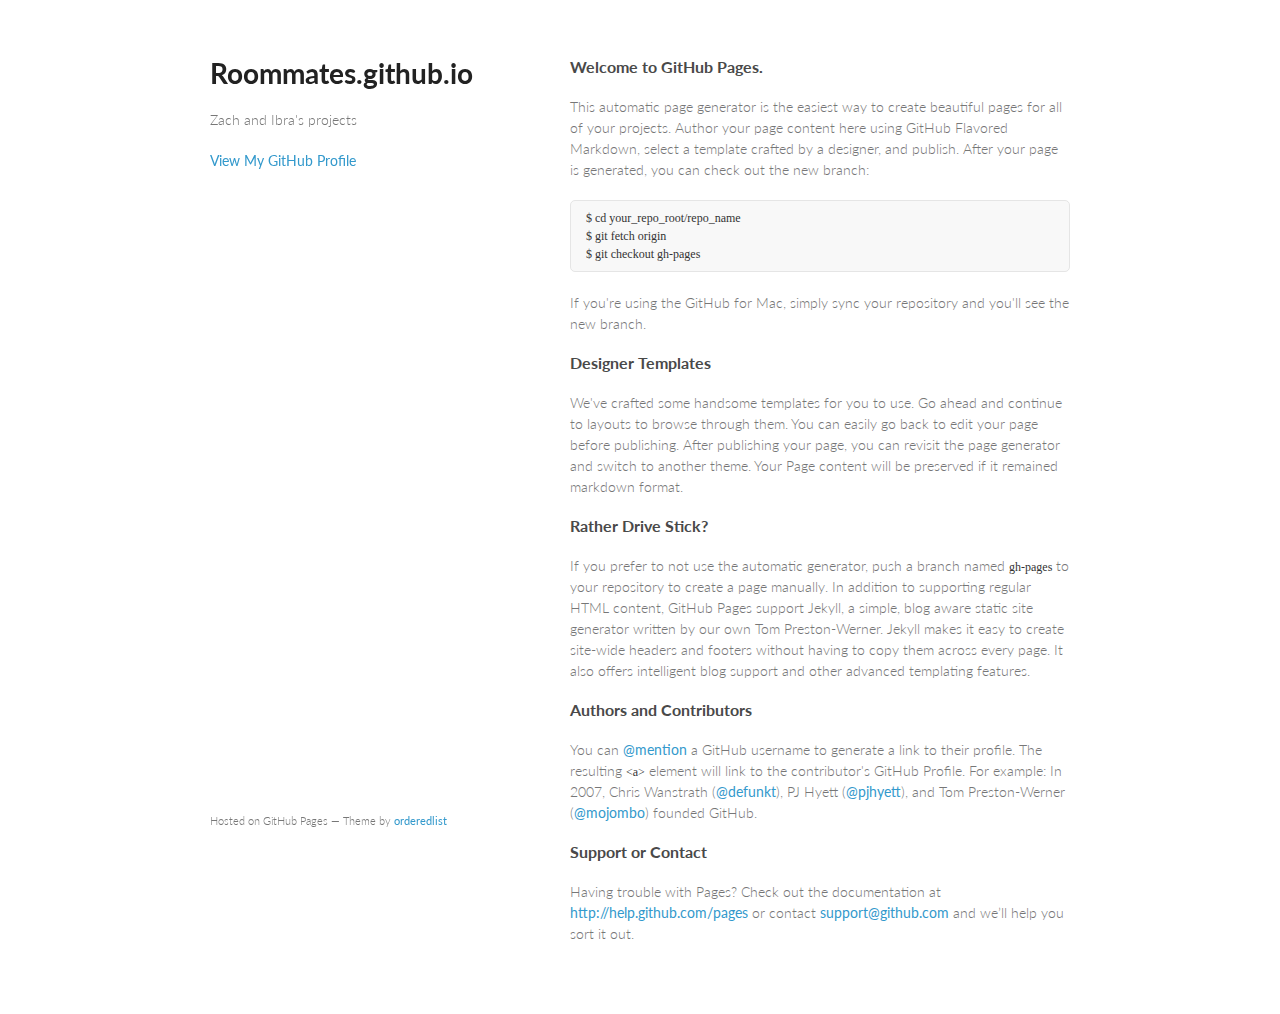
<file: index.html>
<!doctype html>
<html>
  <head>
    <meta charset="utf-8">
    <meta http-equiv="X-UA-Compatible" content="chrome=1">
    <title>Roommates.github.io by roommates</title>

    <link rel="stylesheet" href="stylesheets/styles.css">
    <link rel="stylesheet" href="stylesheets/pygment_trac.css">
    <meta name="viewport" content="width=device-width, initial-scale=1, user-scalable=no">
    <!--[if lt IE 9]>
    <script src="//html5shiv.googlecode.com/svn/trunk/html5.js"></script>
    <![endif]-->
  </head>
  <body>
    <div class="wrapper">
      <header>
        <h1>Roommates.github.io</h1>
        <p>Zach and Ibra&#39;s projects</p>


        <p class="view"><a href="https://github.com/roommates">View My GitHub Profile</a></p>

      </header>
      <section>
        <h3>
<a name="welcome-to-github-pages" class="anchor" href="#welcome-to-github-pages"><span class="octicon octicon-link"></span></a>Welcome to GitHub Pages.</h3>

<p>This automatic page generator is the easiest way to create beautiful pages for all of your projects. Author your page content here using GitHub Flavored Markdown, select a template crafted by a designer, and publish. After your page is generated, you can check out the new branch:</p>

<pre><code>$ cd your_repo_root/repo_name
$ git fetch origin
$ git checkout gh-pages
</code></pre>

<p>If you're using the GitHub for Mac, simply sync your repository and you'll see the new branch.</p>

<h3>
<a name="designer-templates" class="anchor" href="#designer-templates"><span class="octicon octicon-link"></span></a>Designer Templates</h3>

<p>We've crafted some handsome templates for you to use. Go ahead and continue to layouts to browse through them. You can easily go back to edit your page before publishing. After publishing your page, you can revisit the page generator and switch to another theme. Your Page content will be preserved if it remained markdown format.</p>

<h3>
<a name="rather-drive-stick" class="anchor" href="#rather-drive-stick"><span class="octicon octicon-link"></span></a>Rather Drive Stick?</h3>

<p>If you prefer to not use the automatic generator, push a branch named <code>gh-pages</code> to your repository to create a page manually. In addition to supporting regular HTML content, GitHub Pages support Jekyll, a simple, blog aware static site generator written by our own Tom Preston-Werner. Jekyll makes it easy to create site-wide headers and footers without having to copy them across every page. It also offers intelligent blog support and other advanced templating features.</p>

<h3>
<a name="authors-and-contributors" class="anchor" href="#authors-and-contributors"><span class="octicon octicon-link"></span></a>Authors and Contributors</h3>

<p>You can <a href="https://github.com/blog/821" class="user-mention">@mention</a> a GitHub username to generate a link to their profile. The resulting <code>&lt;a&gt;</code> element will link to the contributor's GitHub Profile. For example: In 2007, Chris Wanstrath (<a href="https://github.com/defunkt" class="user-mention">@defunkt</a>), PJ Hyett (<a href="https://github.com/pjhyett" class="user-mention">@pjhyett</a>), and Tom Preston-Werner (<a href="https://github.com/mojombo" class="user-mention">@mojombo</a>) founded GitHub.</p>

<h3>
<a name="support-or-contact" class="anchor" href="#support-or-contact"><span class="octicon octicon-link"></span></a>Support or Contact</h3>

<p>Having trouble with Pages? Check out the documentation at <a href="http://help.github.com/pages">http://help.github.com/pages</a> or contact <a href="mailto:support@github.com">support@github.com</a> and we’ll help you sort it out.</p>
      </section>
      <footer>
        <p><small>Hosted on GitHub Pages &mdash; Theme by <a href="https://github.com/orderedlist">orderedlist</a></small></p>
      </footer>
    </div>
    <script src="javascripts/scale.fix.js"></script>
    
  </body>
</html>
</file>
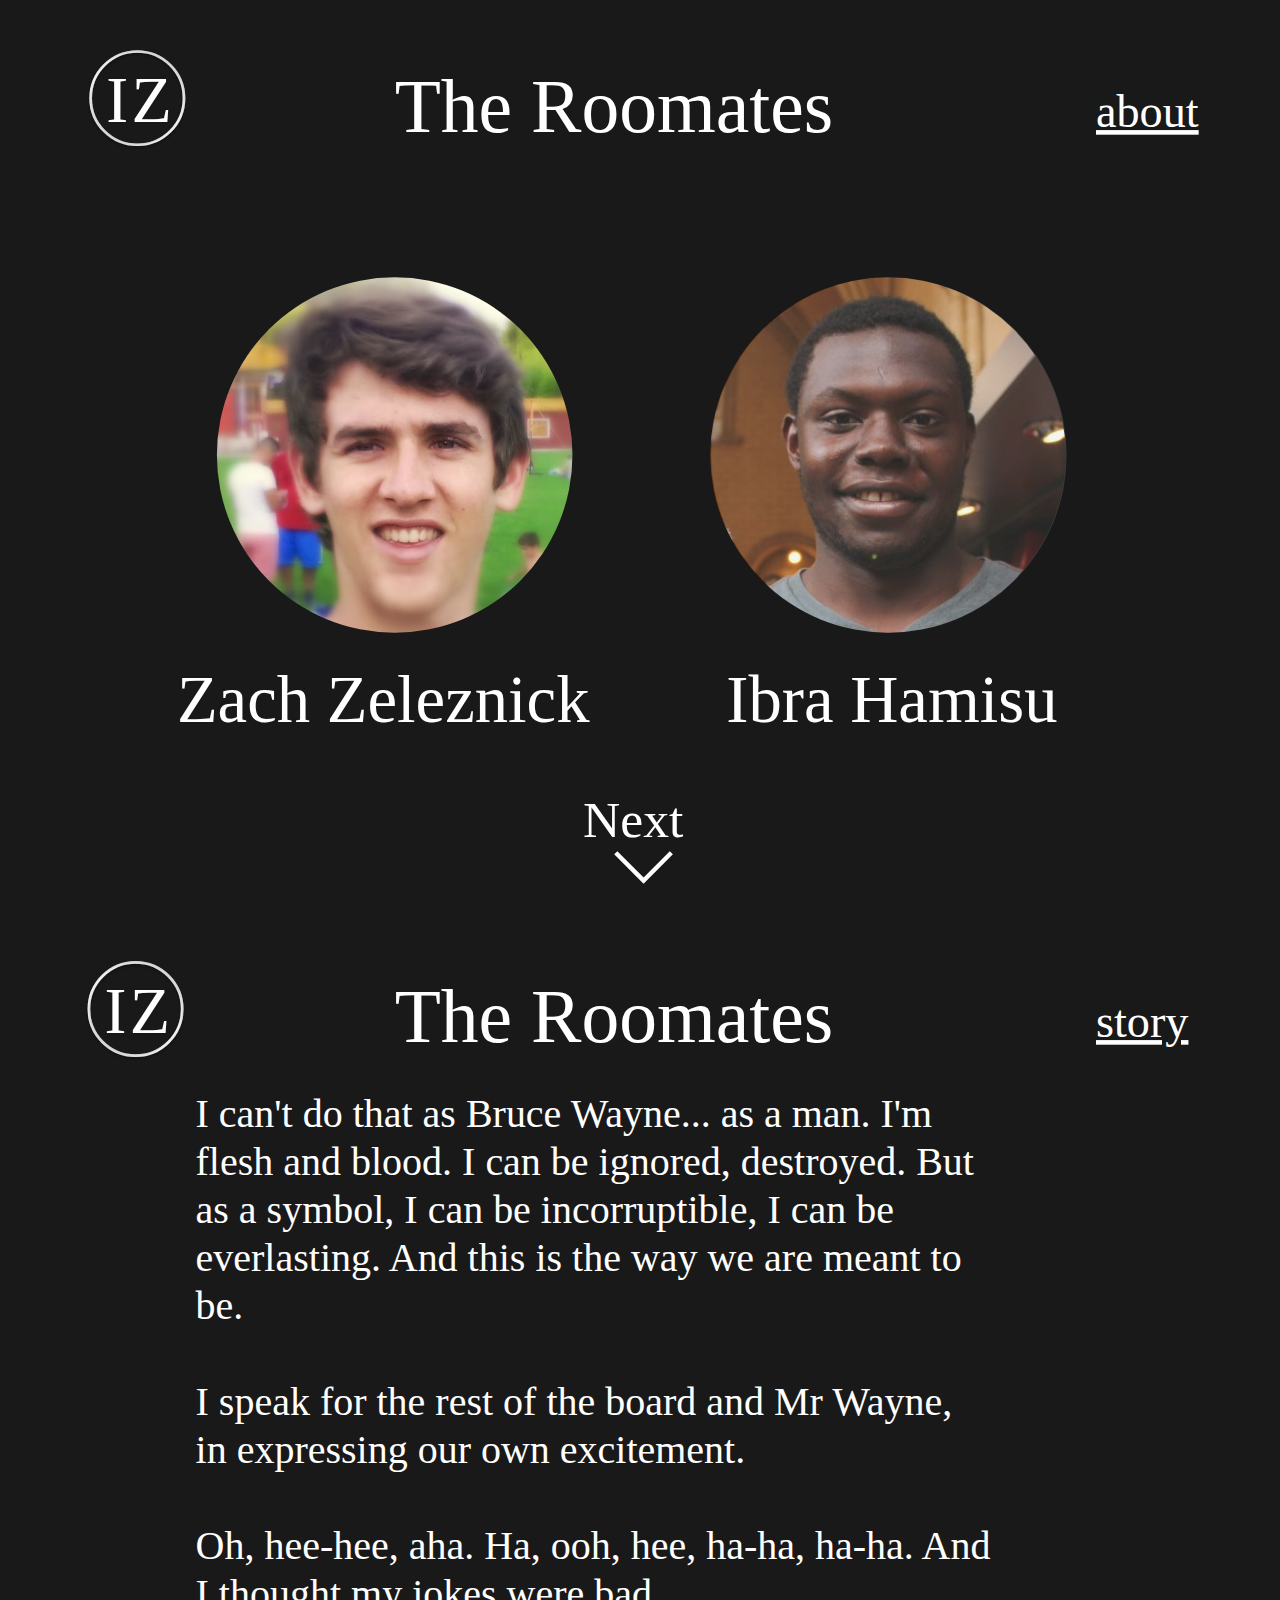
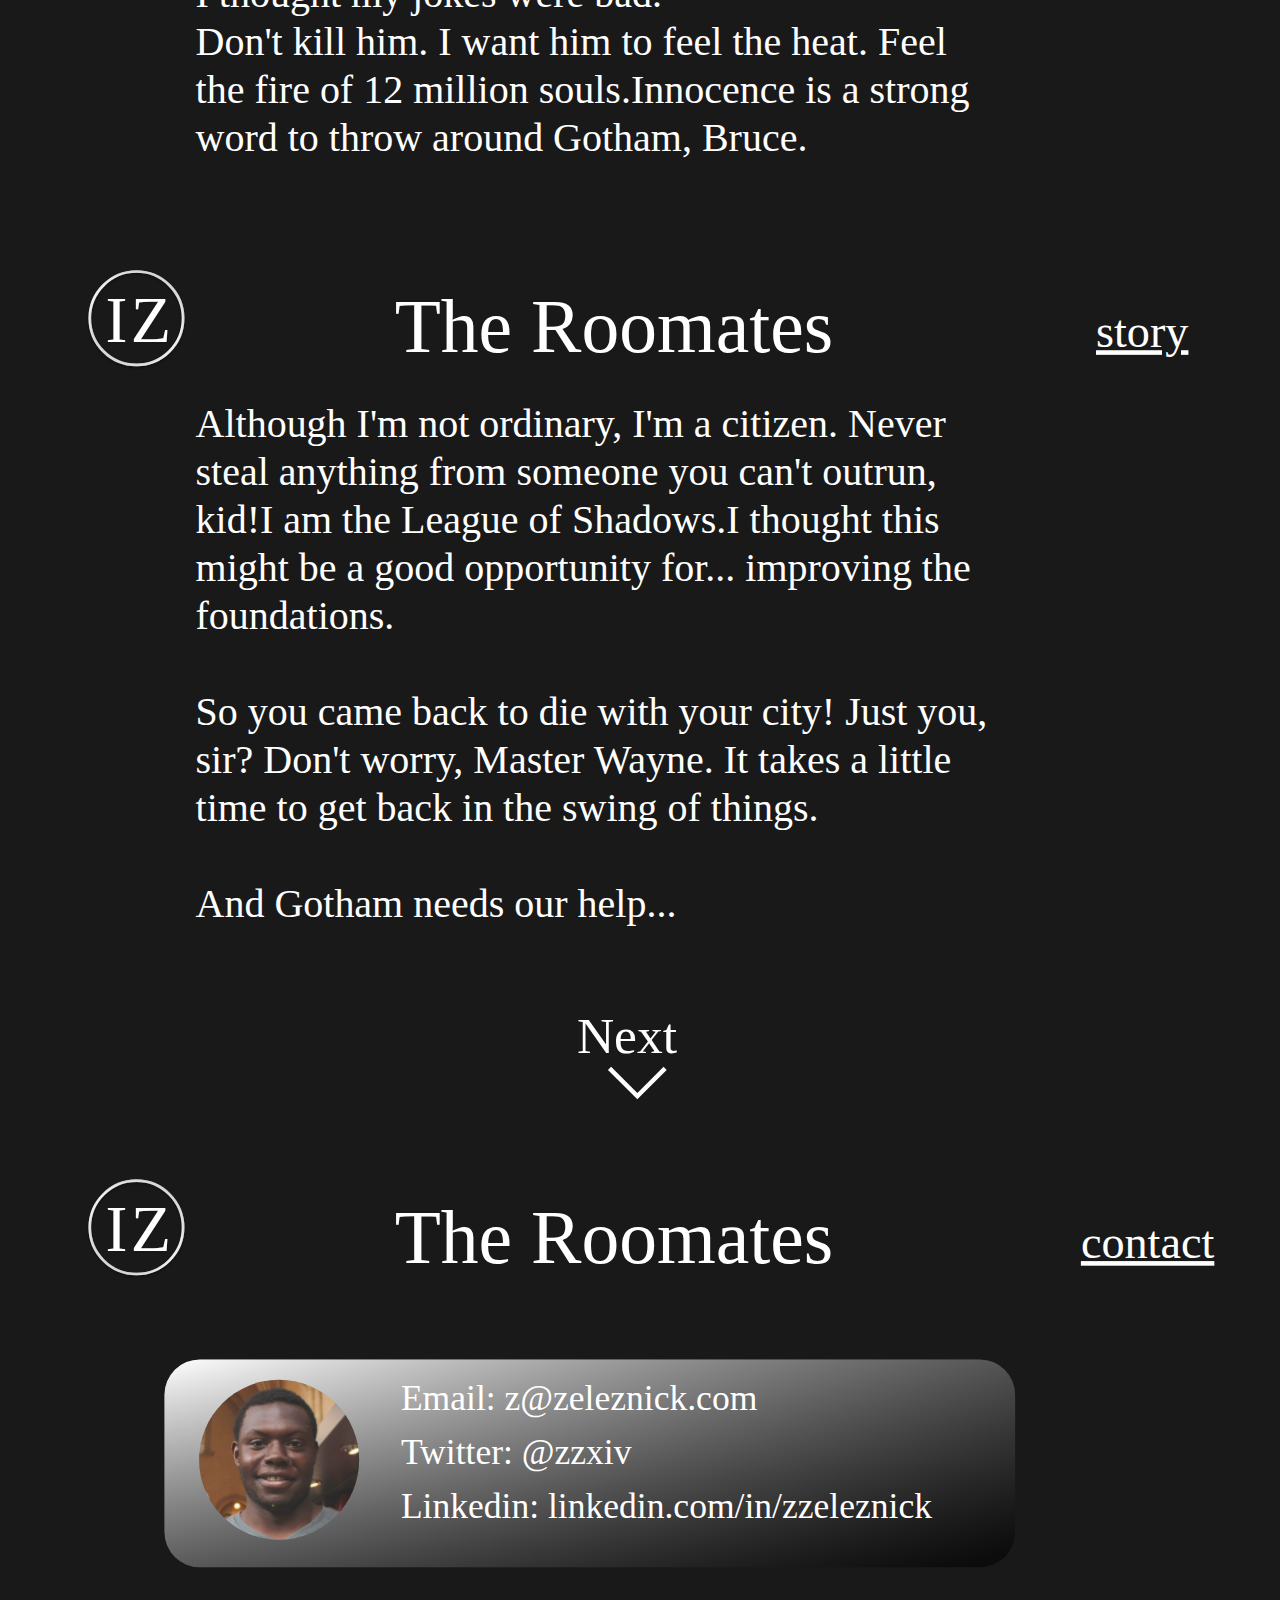
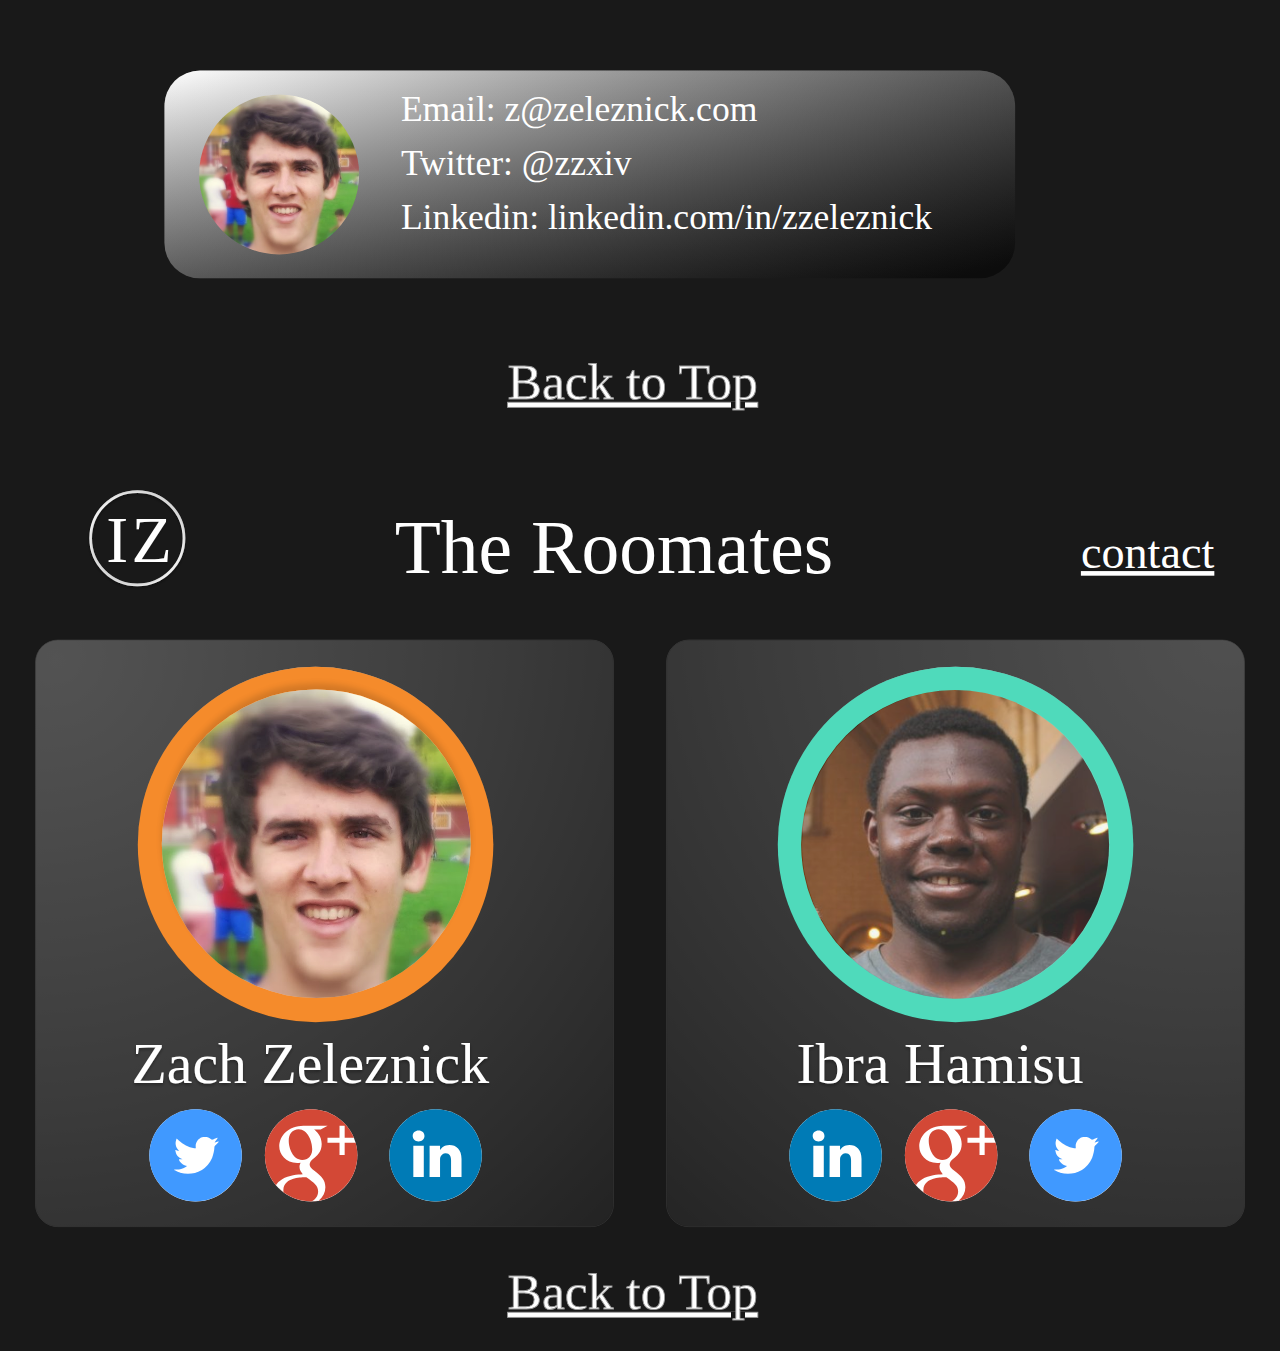
<file: h.html>
<!DOCTYPE html>
<html>

<head>
    <title></title>
</head>

<body>

 <img class="cover" src="img/Home.svg">
  <img class="cover" src="img/Story1.svg">
   <img class="cover" src="img/Story2.svg">
  <img class="cover" src="img/Contact1.svg">
    <img class="cover" src="img/Contact2.svg">
<style type="text/css">
    .cover {
        width: 100%;
        margin-bottom: -4px;
    }

    html {
        margin:0px;
    }

    body {
        margin: 0;
    }
</style>


</body>

</html>
</file>
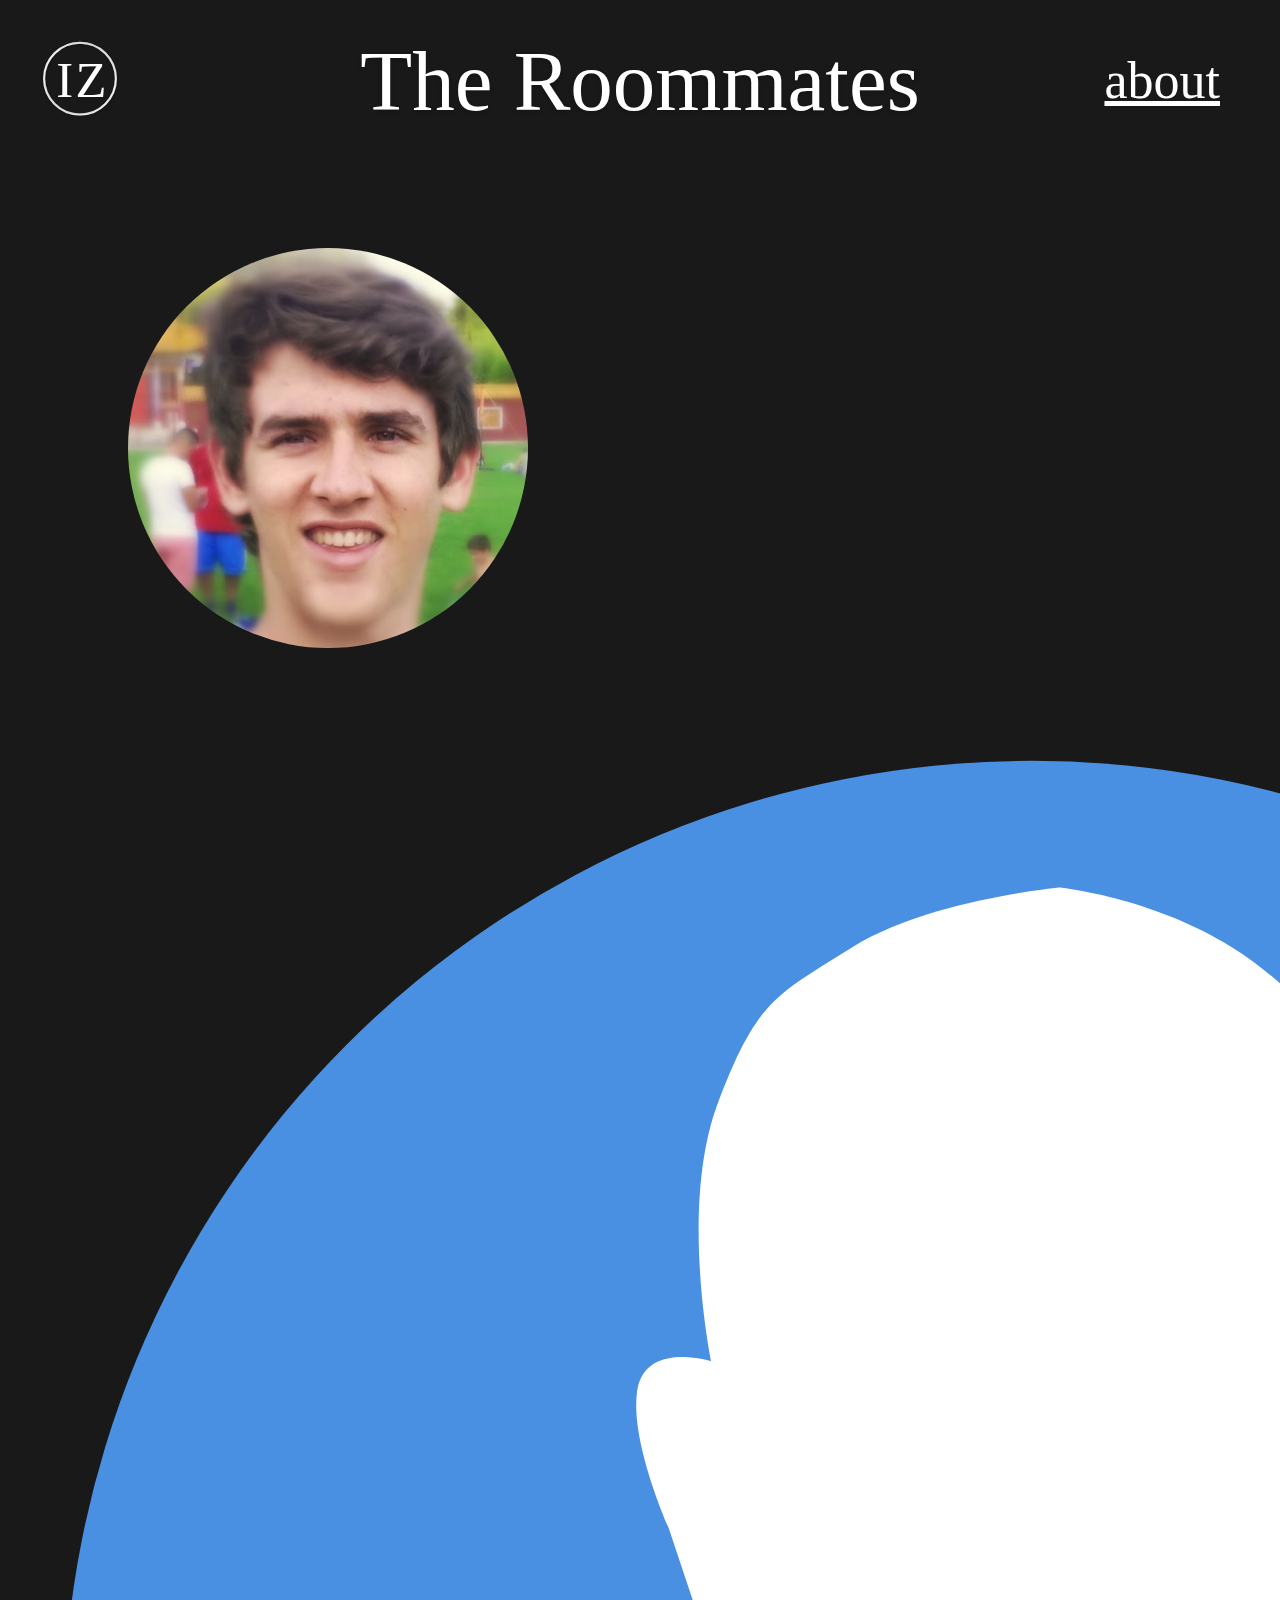
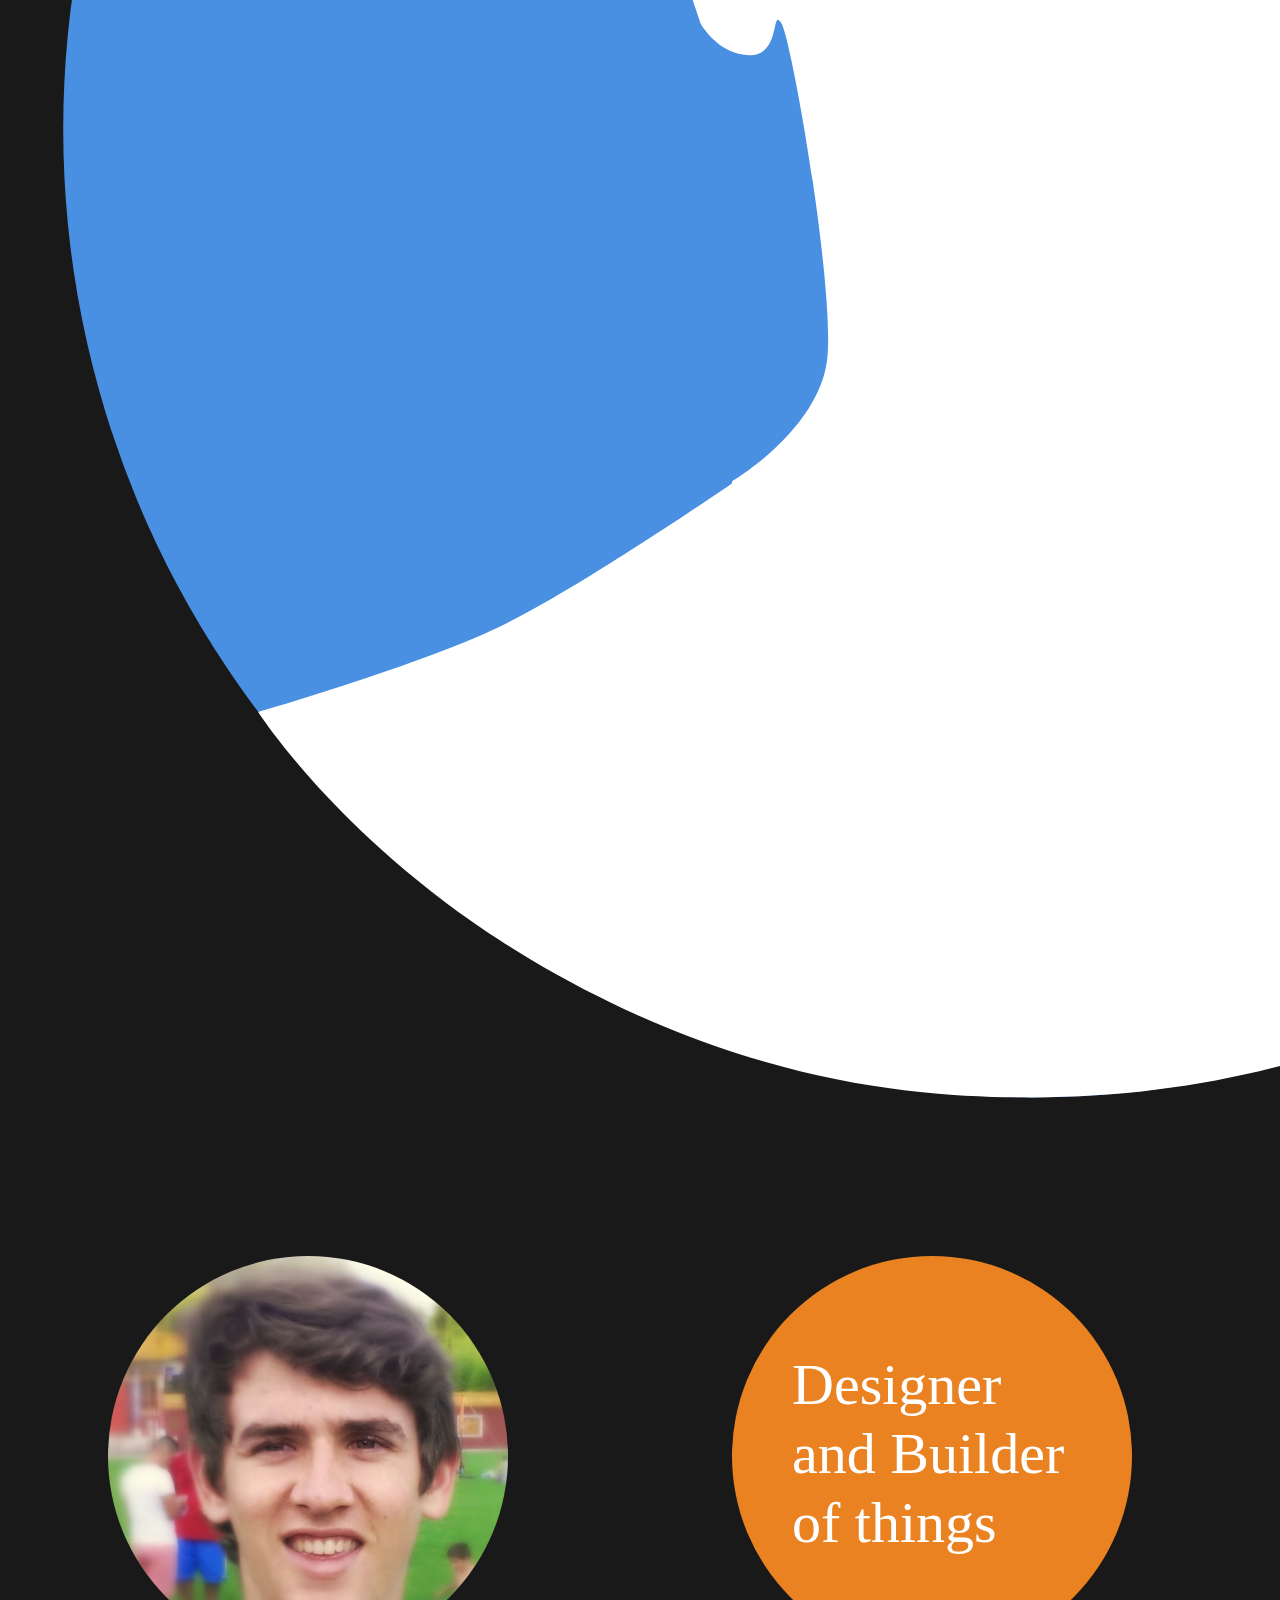
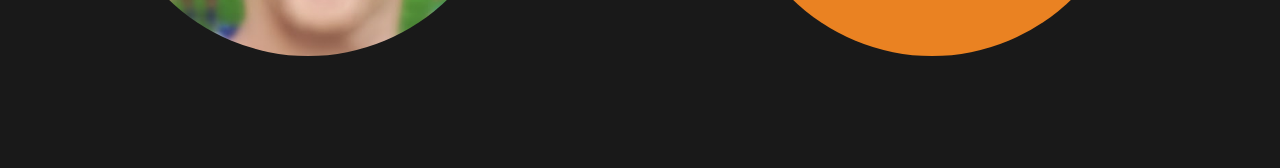
<file: home.html>
<!DOCTYPE html>
<html>

<head>
    <title></title>
</head>

<body>

    <div class="container">

    <img id="logo" src="img/IZ.svg" width="80px">

        <h1 id="id2" class="title">The Roommates</h1>


        <div id="about"> <a> about </a>
        </div>
    </div>

    <img class="pro1" src="img/ZachCircle.svg">
       <img class="pro1" src="img/Profile.svg" width="2000px">
    <img id="pro2" src="img/ZachCircle.svg">
    <img class="pro1" src="img/zach-overlay.svg">
</body>


<style type="text/css">

@font-face {
  font-family: 'existence-light';
  src: url('/font/existence-light.otf') format('otf');
}  /*normally not needed */

body {
background: rgba(0,0,0,0.90);
}

.container {
    width: 100%;
    margin-top: -30px;
     margin-bottom: -45px;
}

.pro1{
    margin-left: 20px;

}

#pro2{

}

.title {
text-shadow: 0px 2px 4px rgba(0,0,0,0.20);
font-family: 'existence-Light', Existence-Light;
font-size: 85px;
line-height: 109px;
color: #FFFFFF;
text-align: center;
margin-left: auto;
margin-right: auto;

}

#id2{
    font-weight: 100;
}

#id3 {
    font-weight: lighter;
}

.rect{
    background: rgba(0,0,0,0.90);
}

#oval2 {
   background: rgba(223,223,223,0.30);
}

#logo {
    position: absolute;
    left: 40px;
    top: 40px;
}

#about {
font-family: Aleo-Regular;
font-size: 52px;
color: #FFFFFF;
line-height: 62px;
text-align: right;
margin-right: 20px;
position: absolute;
right: 40px;
top: 50px;

}

#about a {
    text-decoration: underline;
}


/* Oval 1: */

#oval {
border: 3px solid #FFFFFF;
-moz-box-shadow:    0px 2px 4px 0px rgba(0,0,0,0.50), inset -2px 3px 3px 0px rgba(0,0,0,0.50);
box-shadow:         0px 2px 4px 0px rgba(0,0,0,0.50), inset -2px 3px 3px 0px rgba(0,0,0,0.50);
font-family: STLibian-SC-Regular;
font-size: 129px;
color: #FFFFFF;
line-height: 181px;
}


/* R: */

font-family: Aleo-Regular;
font-size: 74px;
color: #FFFFFF;
line-height: 89px;
/* I: */
text-shadow: 0px 2px 4px rgba(0,0,0,0.20);

font-family: Aleo-Regular;
font-size: 74px;
color: #FFFFFF;
line-height: 89px;
/* Z: */


</style>

</html>
</file>
<file: stylesheets/styles.css>
@import url(https://fonts.googleapis.com/css?family=Lato:300italic,700italic,300,700);

body {
  padding:50px;
  font:14px/1.5 Lato, "Helvetica Neue", Helvetica, Arial, sans-serif;
  color:#777;
  font-weight:300;
}

h1, h2, h3, h4, h5, h6 {
  color:#222;
  margin:0 0 20px;
}

p, ul, ol, table, pre, dl {
  margin:0 0 20px;
}

h1, h2, h3 {
  line-height:1.1;
}

h1 {
  font-size:28px;
}

h2 {
  color:#393939;
}

h3, h4, h5, h6 {
  color:#494949;
}

a {
  color:#39c;
  font-weight:400;
  text-decoration:none;
}

a small {
  font-size:11px;
  color:#777;
  margin-top:-0.6em;
  display:block;
}

.wrapper {
  width:860px;
  margin:0 auto;
}

blockquote {
  border-left:1px solid #e5e5e5;
  margin:0;
  padding:0 0 0 20px;
  font-style:italic;
}

code, pre {
  font-family:Monaco, Bitstream Vera Sans Mono, Lucida Console, Terminal;
  color:#333;
  font-size:12px;
}

pre {
  padding:8px 15px;
  background: #f8f8f8;  
  border-radius:5px;
  border:1px solid #e5e5e5;
  overflow-x: auto;
}

table {
  width:100%;
  border-collapse:collapse;
}

th, td {
  text-align:left;
  padding:5px 10px;
  border-bottom:1px solid #e5e5e5;
}

dt {
  color:#444;
  font-weight:700;
}

th {
  color:#444;
}

img {
  max-width:100%;
}

header {
  width:270px;
  float:left;
  position:fixed;
}

header ul {
  list-style:none;
  height:40px;
  
  padding:0;
  
  background: #eee;
  background: -moz-linear-gradient(top, #f8f8f8 0%, #dddddd 100%);
  background: -webkit-gradient(linear, left top, left bottom, color-stop(0%,#f8f8f8), color-stop(100%,#dddddd));
  background: -webkit-linear-gradient(top, #f8f8f8 0%,#dddddd 100%);
  background: -o-linear-gradient(top, #f8f8f8 0%,#dddddd 100%);
  background: -ms-linear-gradient(top, #f8f8f8 0%,#dddddd 100%);
  background: linear-gradient(top, #f8f8f8 0%,#dddddd 100%);
  
  border-radius:5px;
  border:1px solid #d2d2d2;
  box-shadow:inset #fff 0 1px 0, inset rgba(0,0,0,0.03) 0 -1px 0;
  width:270px;
}

header li {
  width:89px;
  float:left;
  border-right:1px solid #d2d2d2;
  height:40px;
}

header ul a {
  line-height:1;
  font-size:11px;
  color:#999;
  display:block;
  text-align:center;
  padding-top:6px;
  height:40px;
}

strong {
  color:#222;
  font-weight:700;
}

header ul li + li {
  width:88px;
  border-left:1px solid #fff;
}

header ul li + li + li {
  border-right:none;
  width:89px;
}

header ul a strong {
  font-size:14px;
  display:block;
  color:#222;
}

section {
  width:500px;
  float:right;
  padding-bottom:50px;
}

small {
  font-size:11px;
}

hr {
  border:0;
  background:#e5e5e5;
  height:1px;
  margin:0 0 20px;
}

footer {
  width:270px;
  float:left;
  position:fixed;
  bottom:50px;
}

@media print, screen and (max-width: 960px) {
  
  div.wrapper {
    width:auto;
    margin:0;
  }
  
  header, section, footer {
    float:none;
    position:static;
    width:auto;
  }
  
  header {
    padding-right:320px;
  }
  
  section {
    border:1px solid #e5e5e5;
    border-width:1px 0;
    padding:20px 0;
    margin:0 0 20px;
  }
  
  header a small {
    display:inline;
  }
  
  header ul {
    position:absolute;
    right:50px;
    top:52px;
  }
}

@media print, screen and (max-width: 720px) {
  body {
    word-wrap:break-word;
  }
  
  header {
    padding:0;
  }
  
  header ul, header p.view {
    position:static;
  }
  
  pre, code {
    word-wrap:normal;
  }
}

@media print, screen and (max-width: 480px) {
  body {
    padding:15px;
  }
  
  header ul {
    display:none;
  }
}

@media print {
  body {
    padding:0.4in;
    font-size:12pt;
    color:#444;
  }
}
</file>
<file: stylesheets/pygment_trac.css>
.highlight  { background: #ffffff; }
.highlight .c { color: #999988; font-style: italic } /* Comment */
.highlight .err { color: #a61717; background-color: #e3d2d2 } /* Error */
.highlight .k { font-weight: bold } /* Keyword */
.highlight .o { font-weight: bold } /* Operator */
.highlight .cm { color: #999988; font-style: italic } /* Comment.Multiline */
.highlight .cp { color: #999999; font-weight: bold } /* Comment.Preproc */
.highlight .c1 { color: #999988; font-style: italic } /* Comment.Single */
.highlight .cs { color: #999999; font-weight: bold; font-style: italic } /* Comment.Special */
.highlight .gd { color: #000000; background-color: #ffdddd } /* Generic.Deleted */
.highlight .gd .x { color: #000000; background-color: #ffaaaa } /* Generic.Deleted.Specific */
.highlight .ge { font-style: italic } /* Generic.Emph */
.highlight .gr { color: #aa0000 } /* Generic.Error */
.highlight .gh { color: #999999 } /* Generic.Heading */
.highlight .gi { color: #000000; background-color: #ddffdd } /* Generic.Inserted */
.highlight .gi .x { color: #000000; background-color: #aaffaa } /* Generic.Inserted.Specific */
.highlight .go { color: #888888 } /* Generic.Output */
.highlight .gp { color: #555555 } /* Generic.Prompt */
.highlight .gs { font-weight: bold } /* Generic.Strong */
.highlight .gu { color: #800080; font-weight: bold; } /* Generic.Subheading */
.highlight .gt { color: #aa0000 } /* Generic.Traceback */
.highlight .kc { font-weight: bold } /* Keyword.Constant */
.highlight .kd { font-weight: bold } /* Keyword.Declaration */
.highlight .kn { font-weight: bold } /* Keyword.Namespace */
.highlight .kp { font-weight: bold } /* Keyword.Pseudo */
.highlight .kr { font-weight: bold } /* Keyword.Reserved */
.highlight .kt { color: #445588; font-weight: bold } /* Keyword.Type */
.highlight .m { color: #009999 } /* Literal.Number */
.highlight .s { color: #d14 } /* Literal.String */
.highlight .na { color: #008080 } /* Name.Attribute */
.highlight .nb { color: #0086B3 } /* Name.Builtin */
.highlight .nc { color: #445588; font-weight: bold } /* Name.Class */
.highlight .no { color: #008080 } /* Name.Constant */
.highlight .ni { color: #800080 } /* Name.Entity */
.highlight .ne { color: #990000; font-weight: bold } /* Name.Exception */
.highlight .nf { color: #990000; font-weight: bold } /* Name.Function */
.highlight .nn { color: #555555 } /* Name.Namespace */
.highlight .nt { color: #000080 } /* Name.Tag */
.highlight .nv { color: #008080 } /* Name.Variable */
.highlight .ow { font-weight: bold } /* Operator.Word */
.highlight .w { color: #bbbbbb } /* Text.Whitespace */
.highlight .mf { color: #009999 } /* Literal.Number.Float */
.highlight .mh { color: #009999 } /* Literal.Number.Hex */
.highlight .mi { color: #009999 } /* Literal.Number.Integer */
.highlight .mo { color: #009999 } /* Literal.Number.Oct */
.highlight .sb { color: #d14 } /* Literal.String.Backtick */
.highlight .sc { color: #d14 } /* Literal.String.Char */
.highlight .sd { color: #d14 } /* Literal.String.Doc */
.highlight .s2 { color: #d14 } /* Literal.String.Double */
.highlight .se { color: #d14 } /* Literal.String.Escape */
.highlight .sh { color: #d14 } /* Literal.String.Heredoc */
.highlight .si { color: #d14 } /* Literal.String.Interpol */
.highlight .sx { color: #d14 } /* Literal.String.Other */
.highlight .sr { color: #009926 } /* Literal.String.Regex */
.highlight .s1 { color: #d14 } /* Literal.String.Single */
.highlight .ss { color: #990073 } /* Literal.String.Symbol */
.highlight .bp { color: #999999 } /* Name.Builtin.Pseudo */
.highlight .vc { color: #008080 } /* Name.Variable.Class */
.highlight .vg { color: #008080 } /* Name.Variable.Global */
.highlight .vi { color: #008080 } /* Name.Variable.Instance */
.highlight .il { color: #009999 } /* Literal.Number.Integer.Long */

.type-csharp .highlight .k { color: #0000FF }
.type-csharp .highlight .kt { color: #0000FF }
.type-csharp .highlight .nf { color: #000000; font-weight: normal }
.type-csharp .highlight .nc { color: #2B91AF }
.type-csharp .highlight .nn { color: #000000 }
.type-csharp .highlight .s { color: #A31515 }
.type-csharp .highlight .sc { color: #A31515 }
</file>
